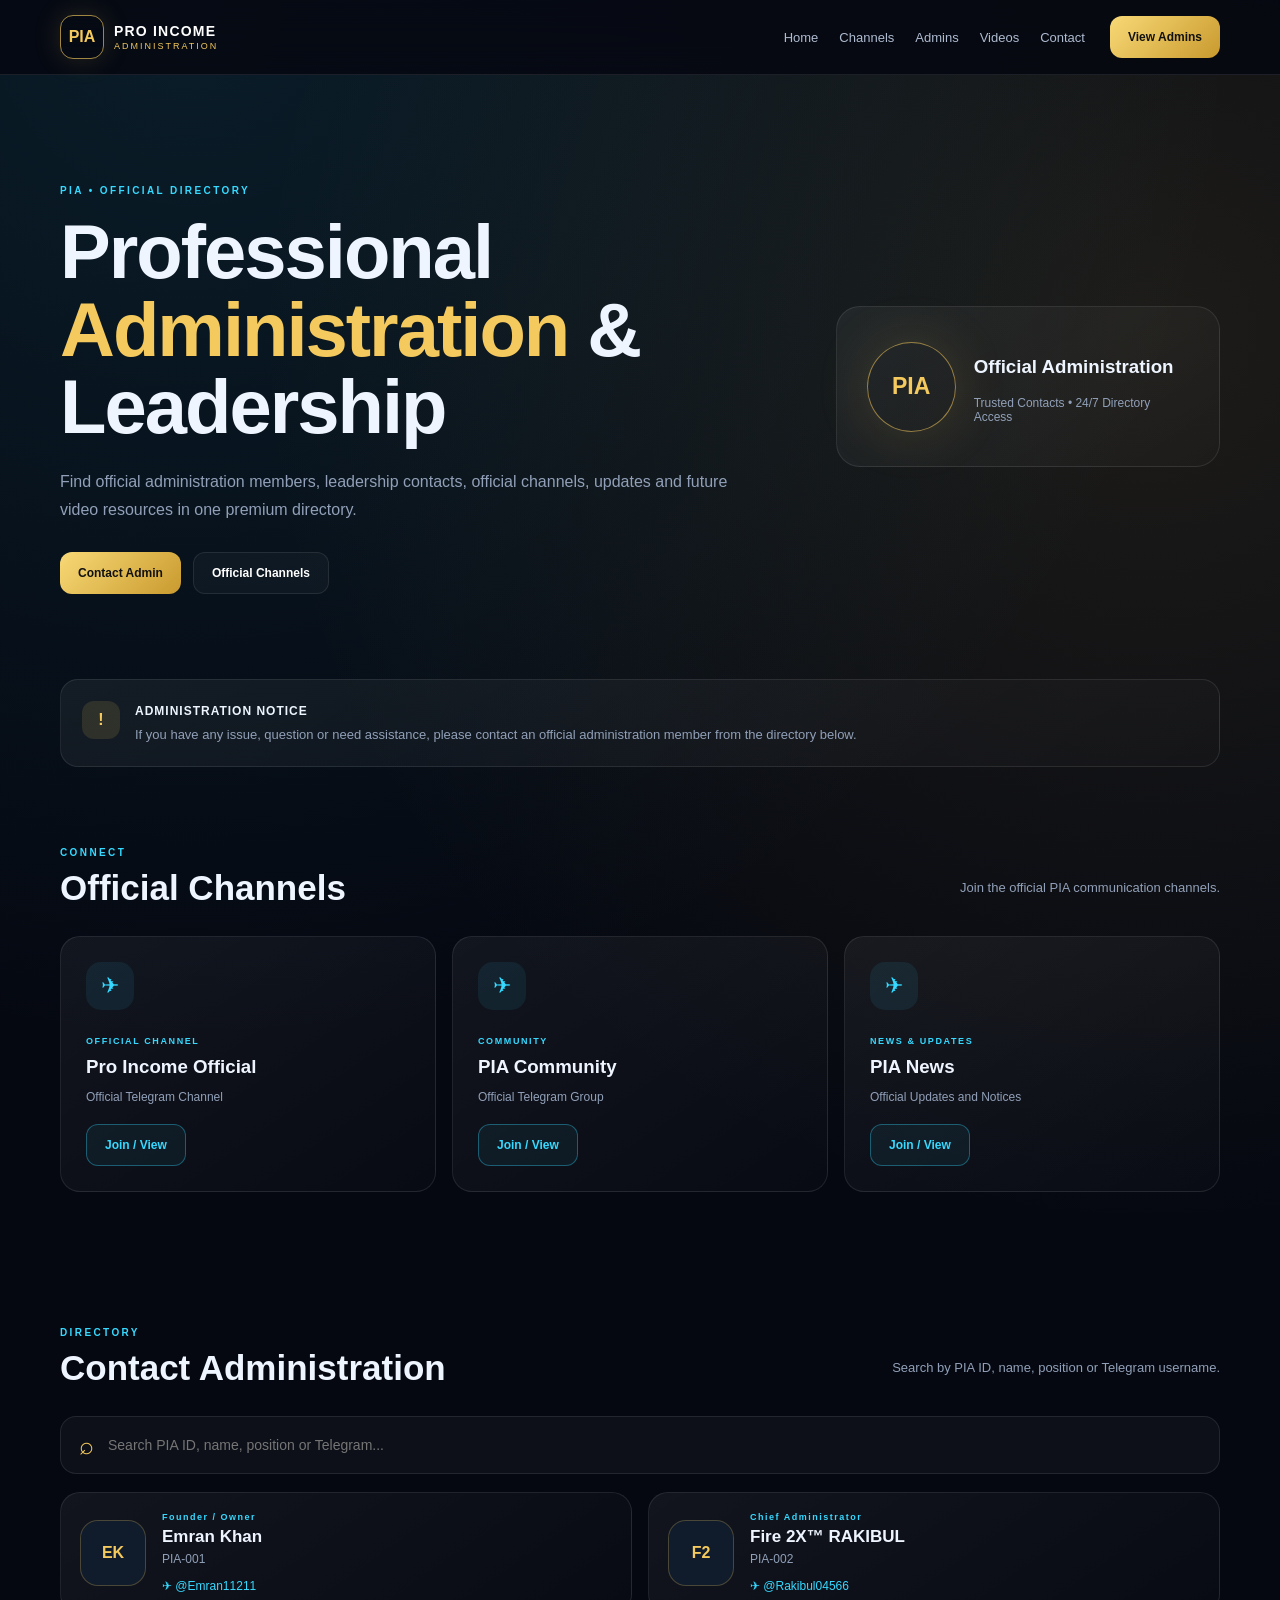
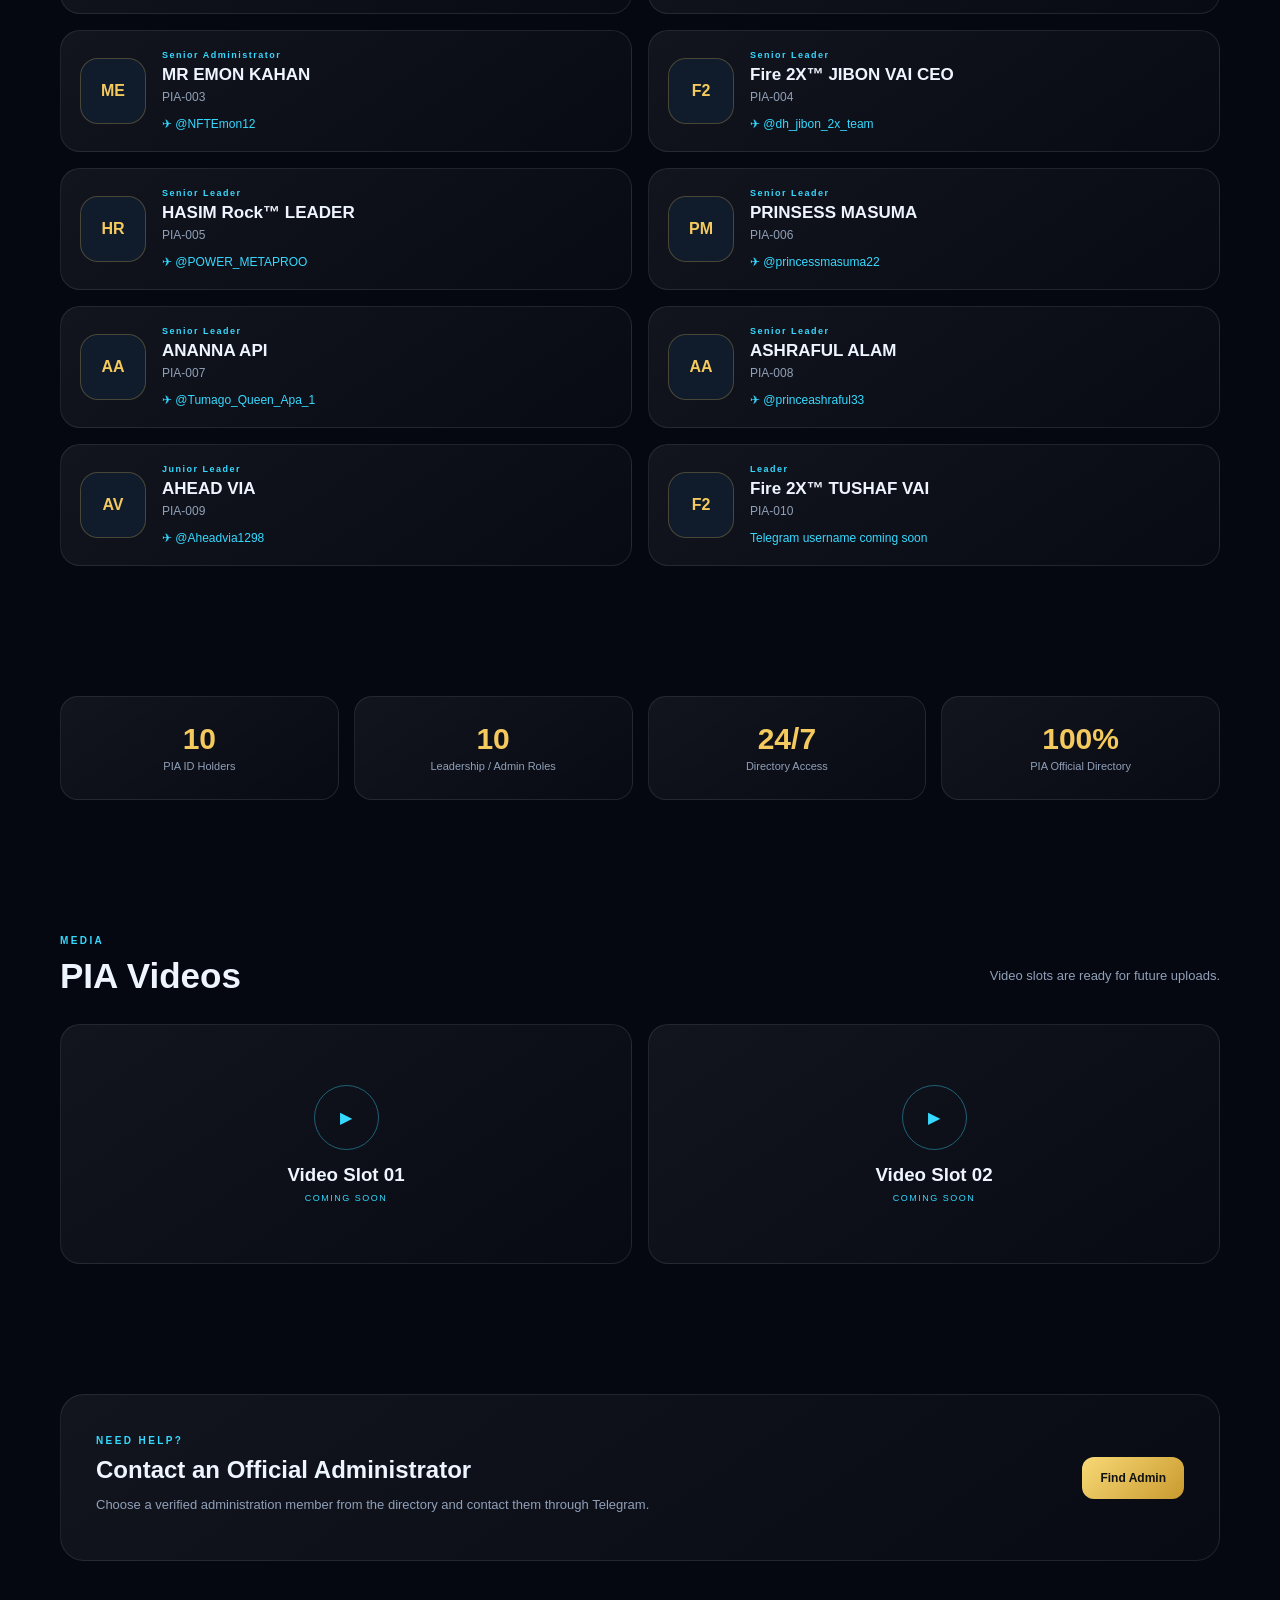
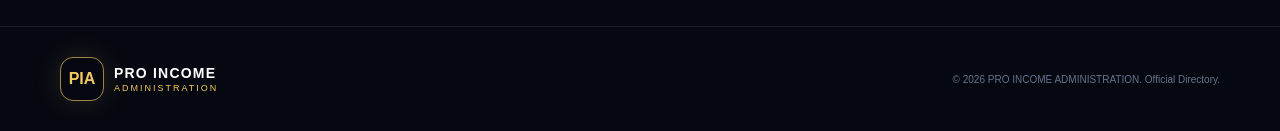
<file: index.html>
<!DOCTYPE html>
<html lang="en">
<head>
  <meta charset="UTF-8">
  <meta name="viewport" content="width=device-width, initial-scale=1.0">

  <title>PRO INCOME ADMINISTRATION | PIA</title>

  <meta name="description"
        content="PRO INCOME ADMINISTRATION — Official administration and leadership directory.">

  <link rel="stylesheet" href="style.css">
</head>

<body>

<!-- ================= HEADER ================= -->

<header class="header">

  <div class="nav container">

    <a href="#home" class="brand">

      <div class="logo">PIA</div>

      <div class="brand-text">
        <strong>PRO INCOME</strong>
        <small>ADMINISTRATION</small>
      </div>

    </a>

    <nav class="navigation">

      <a href="#home">Home</a>
      <a href="#channels">Channels</a>
      <a href="#admins">Admins</a>
      <a href="#videos">Videos</a>
      <a href="#contact">Contact</a>

    </nav>

    <a href="#admins" class="btn gold">
      View Admins
    </a>

  </div>

</header>


<!-- ================= HERO ================= -->

<section id="home" class="hero">

  <div class="container hero-grid">

    <div class="hero-content">

      <span class="eyebrow">
        PIA • OFFICIAL DIRECTORY
      </span>

      <h1>
        Professional
        <span>Administration</span>
        & Leadership
      </h1>

      <p>
        Find official administration members, leadership contacts,
        official channels, updates and future video resources
        in one premium directory.
      </p>

      <div class="hero-buttons">

        <a href="#admins" class="btn gold">
          Contact Admin
        </a>

        <a href="#channels" class="btn outline">
          Official Channels
        </a>

      </div>

    </div>


    <div class="hero-card">

      <div class="hero-logo">
        PIA
      </div>

      <div>

        <h3>Official Administration</h3>

        <p>
          Trusted Contacts • 24/7 Directory Access
        </p>

      </div>

    </div>

  </div>

</section>


<!-- ================= NOTICE ================= -->

<section class="notice-section">

  <div class="container">

    <div class="notice">

      <div class="notice-icon">
        !
      </div>

      <div>

        <strong>ADMINISTRATION NOTICE</strong>

        <p>
          If you have any issue, question or need assistance,
          please contact an official administration member
          from the directory below.
        </p>

      </div>

    </div>

  </div>

</section>


<!-- ================= CHANNELS ================= -->

<section id="channels" class="section">

  <div class="container">

    <div class="section-heading">

      <div>

        <span class="eyebrow">
          CONNECT
        </span>

        <h2>
          Official Channels
        </h2>

      </div>

      <p>
        Join the official PIA communication channels.
      </p>

    </div>


    <div class="channel-grid">


      <div class="channel-card">

        <div class="channel-icon">
          ✈
        </div>

        <span class="card-label">
          OFFICIAL CHANNEL
        </span>

        <h3>
          Pro Income Official
        </h3>

        <p>
          Official Telegram Channel
        </p>

        <a
          href="https://t.me/Proincome112131"
          target="_blank"
          class="btn cyan">

          Join / View

        </a>

      </div>


      <div class="channel-card">

        <div class="channel-icon">
          ✈
        </div>

        <span class="card-label">
          COMMUNITY
        </span>

        <h3>
          PIA Community
        </h3>

        <p>
          Official Telegram Group
        </p>

        <a
          href="https://t.me/Aheadvia1298gf"
          target="_blank"
          class="btn cyan">

          Join / View

        </a>

      </div>


      <div class="channel-card">

        <div class="channel-icon">
          ✈
        </div>

        <span class="card-label">
          NEWS & UPDATES
        </span>

        <h3>
          PIA News
        </h3>

        <p>
          Official Updates and Notices
        </p>

        <a
          href="https://t.me/Aheadviaiskill_hab"
          target="_blank"
          class="btn cyan">

          Join / View

        </a>

      </div>


    </div>

  </div>

</section>


<!-- ================= ADMINS ================= -->

<section id="admins" class="section admins-section">

  <div class="container">

    <div class="section-heading">

      <div>

        <span class="eyebrow">
          DIRECTORY
        </span>

        <h2>
          Contact Administration
        </h2>

      </div>

      <p>
        Search by PIA ID, name, position or Telegram username.
      </p>

    </div>


    <!-- SEARCH -->

    <div class="search-box">

      <span>⌕</span>

      <input
        type="text"
        id="adminSearch"
        placeholder="Search PIA ID, name, position or Telegram..."
      >

    </div>


    <!-- ADMIN CARDS -->

    <div id="adminGrid" class="admin-grid"></div>

  </div>

</section>


<!-- ================= STATISTICS ================= -->

<section class="section">

  <div class="container">

    <div class="stats-grid">

      <div class="stat-card">

        <strong>10</strong>

        <span>
          PIA ID Holders
        </span>

      </div>


      <div class="stat-card">

        <strong>10</strong>

        <span>
          Leadership / Admin Roles
        </span>

      </div>


      <div class="stat-card">

        <strong>24/7</strong>

        <span>
          Directory Access
        </span>

      </div>


      <div class="stat-card">

        <strong>100%</strong>

        <span>
          PIA Official Directory
        </span>

      </div>

    </div>

  </div>

</section>


<!-- ================= VIDEOS ================= -->

<section id="videos" class="section">

  <div class="container">

    <div class="section-heading">

      <div>

        <span class="eyebrow">
          MEDIA
        </span>

        <h2>
          PIA Videos
        </h2>

      </div>

      <p>
        Video slots are ready for future uploads.
      </p>

    </div>


    <div class="video-grid">


      <div class="video-card">

        <div class="play-button">
          ▶
        </div>

        <h3>
          Video Slot 01
        </h3>

        <span>
          COMING SOON
        </span>

      </div>


      <div class="video-card">

        <div class="play-button">
          ▶
        </div>

        <h3>
          Video Slot 02
        </h3>

        <span>
          COMING SOON
        </span>

      </div>


    </div>

  </div>

</section>


<!-- ================= CONTACT ================= -->

<section id="contact" class="section">

  <div class="container">

    <div class="contact-box">

      <div>

        <span class="eyebrow">
          NEED HELP?
        </span>

        <h2>
          Contact an Official Administrator
        </h2>

        <p>
          Choose a verified administration member
          from the directory and contact them through Telegram.
        </p>

      </div>

      <a href="#admins" class="btn gold">
        Find Admin
      </a>

    </div>

  </div>

</section>


<!-- ================= FOOTER ================= -->

<footer>

  <div class="container footer-content">

    <div class="brand">

      <div class="logo">
        PIA
      </div>

      <div class="brand-text">

        <strong>
          PRO INCOME
        </strong>

        <small>
          ADMINISTRATION
        </small>

      </div>

    </div>

    <p>
      © 2026 PRO INCOME ADMINISTRATION.
      Official Directory.
    </p>

  </div>

</footer>


<script src="script.js"></script>

</body>
</html>
</file>
<file: style.css>
:root{

  --background:#050811;

  --panel:#0b1220;

  --gold:#f4c95d;

  --gold2:#c99a2e;

  --cyan:#36d9ff;

  --text:#eef5ff;

  --muted:#91a0b8;

  --border:rgba(255,255,255,0.09);

}


*{
  box-sizing:border-box;
}


html{
  scroll-behavior:smooth;
}


body{

  margin:0;

  background:

  radial-gradient(
    circle at 15% 0%,
    rgba(54,217,255,.10),
    transparent 30%
  ),

  radial-gradient(
    circle at 90% 10%,
    rgba(244,201,93,.10),
    transparent 28%
  ),

  var(--background);

  color:var(--text);

  font-family:
  Inter,
  Arial,
  sans-serif;

}


.container{

  width:min(1160px,92%);

  margin:auto;

}


/* HEADER */

.header{

  position:sticky;

  top:0;

  z-index:100;

  background:
  rgba(5,8,17,.85);

  backdrop-filter:blur(16px);

  border-bottom:
  1px solid var(--border);

}


.nav{

  min-height:74px;

  display:flex;

  align-items:center;

  gap:25px;

}


.brand{

  display:flex;

  align-items:center;

  gap:10px;

  text-decoration:none;

  color:white;

  margin-right:auto;

}


.logo{

  width:44px;

  height:44px;

  display:grid;

  place-items:center;

  border-radius:13px;

  border:
  1px solid rgba(244,201,93,.65);

  color:var(--gold);

  font-weight:900;

  box-shadow:
  0 0 28px rgba(244,201,93,.15);

}


.brand-text strong{

  display:block;

  font-size:14px;

  letter-spacing:1.2px;

}


.brand-text small{

  display:block;

  color:var(--gold);

  font-size:9px;

  letter-spacing:2px;

  margin-top:2px;

}


.navigation{

  display:flex;

  gap:21px;

}


.navigation a{

  color:#aebbd0;

  text-decoration:none;

  font-size:13px;

}


.navigation a:hover{

  color:var(--gold);

}


/* BUTTON */

.btn{

  min-height:42px;

  padding:
  0 18px;

  display:inline-flex;

  align-items:center;

  justify-content:center;

  border-radius:12px;

  text-decoration:none;

  font-size:12px;

  font-weight:800;

  transition:.25s;

}


.btn:hover{

  transform:translateY(-2px);

}


.gold{

  background:
  linear-gradient(
    135deg,
    #f8d976,
    #c99a2e
  );

  color:#111;

}


.outline{

  color:white;

  border:
  1px solid var(--border);

  background:
  rgba(255,255,255,.03);

}


.cyan{

  color:var(--cyan);

  background:
  rgba(54,217,255,.06);

  border:
  1px solid rgba(54,217,255,.35);

}


/* HERO */

.hero{

  padding:
  105px 0 75px;

}


.hero-grid{

  display:grid;

  grid-template-columns:
  1.5fr .8fr;

  gap:55px;

  align-items:center;

}


.eyebrow{

  color:var(--cyan);

  font-size:10px;

  font-weight:900;

  letter-spacing:2.4px;

}


.hero h1{

  font-size:
  clamp(43px,6vw,76px);

  line-height:1.02;

  letter-spacing:-2px;

  margin:
  15px 0 22px;

}


.hero h1 span{

  color:var(--gold);

}


.hero-content>p{

  color:var(--muted);

  line-height:1.75;

  max-width:680px;

}


.hero-buttons{

  display:flex;

  gap:12px;

  margin-top:28px;

}


.hero-card{

  padding:30px;

  border-radius:24px;

  display:flex;

  align-items:center;

  gap:18px;

  background:
  linear-gradient(
    145deg,
    rgba(255,255,255,.055),
    rgba(255,255,255,.015)
  );

  border:
  1px solid var(--border);

}


.hero-logo{

  width:90px;

  height:90px;

  border-radius:50%;

  display:grid;

  place-items:center;

  color:var(--gold);

  font-size:23px;

  font-weight:900;

  border:
  1px solid rgba(244,201,93,.55);

  box-shadow:
  0 0 55px rgba(244,201,93,.15);

}


.hero-card p{

  color:var(--muted);

  font-size:12px;

}


/* NOTICE */

.notice-section{

  padding:10px 0;

}


.notice{

  padding:21px;

  border-radius:18px;

  display:flex;

  gap:15px;

  background:
  linear-gradient(
    145deg,
    rgba(255,255,255,.055),
    rgba(255,255,255,.015)
  );

  border:
  1px solid var(--border);

}


.notice-icon{

  width:38px;

  height:38px;

  border-radius:12px;

  display:grid;

  place-items:center;

  color:var(--gold);

  background:
  rgba(244,201,93,.12);

  font-weight:900;

}


.notice strong{

  font-size:12px;

  letter-spacing:1px;

}


.notice p{

  margin:6px 0 0;

  color:var(--muted);

  font-size:13px;

  line-height:1.6;

}


/* SECTION */

.section{

  padding:65px 0;

}


.section-heading{

  display:flex;

  justify-content:space-between;

  align-items:end;

  gap:25px;

  margin-bottom:28px;

}


.section-heading h2{

  font-size:35px;

  margin:8px 0 0;

}


.section-heading>p{

  color:var(--muted);

  text-align:right;

  font-size:13px;

}


/* CHANNELS */

.channel-grid{

  display:grid;

  grid-template-columns:
  repeat(3,1fr);

  gap:16px;

}


.channel-card{

  padding:25px;

  border-radius:20px;

  background:
  linear-gradient(
    145deg,
    rgba(255,255,255,.055),
    rgba(255,255,255,.015)
  );

  border:
  1px solid var(--border);

}


.channel-icon{

  width:48px;

  height:48px;

  display:grid;

  place-items:center;

  border-radius:15px;

  color:var(--cyan);

  background:
  rgba(54,217,255,.08);

  font-size:22px;

  margin-bottom:20px;

}


.card-label{

  color:var(--cyan);

  font-size:9px;

  font-weight:900;

  letter-spacing:1.6px;

}


.channel-card h3{

  margin:8px 0;

}


.channel-card p{

  color:var(--muted);

  font-size:12px;

  margin-bottom:20px;

}


/* SEARCH */

.search-box{

  height:58px;

  padding:0 18px;

  display:flex;

  align-items:center;

  border-radius:16px;

  background:
  rgba(255,255,255,.035);

  border:
  1px solid var(--border);

  margin-bottom:18px;

  color:var(--gold);

  font-size:25px;

}


.search-box input{

  width:100%;

  border:0;

  outline:0;

  background:none;

  color:white;

  font-size:14px;

  margin-left:12px;

}


/* ADMIN */

.admin-grid{

  display:grid;

  grid-template-columns:
  repeat(2,1fr);

  gap:16px;

}


.admin-card{

  padding:19px;

  display:flex;

  align-items:center;

  gap:16px;

  border-radius:20px;

  background:
  linear-gradient(
    145deg,
    rgba(255,255,255,.055),
    rgba(255,255,255,.015)
  );

  border:
  1px solid var(--border);

}


.avatar{

  width:66px;

  height:66px;

  flex:0 0 66px;

  display:grid;

  place-items:center;

  border-radius:18px;

  background:#101b2b;

  border:
  1px solid rgba(244,201,93,.25);

  color:var(--gold);

  font-weight:900;

}


.admin-position{

  color:var(--cyan);

  font-size:9px;

  font-weight:900;

  letter-spacing:1.5px;

}


.admin-card h3{

  margin:5px 0;

  font-size:17px;

}


.admin-card p{

  color:var(--muted);

  font-size:12px;

  margin:
  0 0 10px;

}


.telegram{

  color:var(--cyan);

  text-decoration:none;

  font-size:12px;

}


/* STATS */

.stats-grid{

  display:grid;

  grid-template-columns:
  repeat(4,1fr);

  gap:15px;

}


.stat-card{

  padding:25px;

  text-align:center;

  border-radius:18px;

  background:
  linear-gradient(
    145deg,
    rgba(255,255,255,.055),
    rgba(255,255,255,.015)
  );

  border:
  1px solid var(--border);

}


.stat-card strong{

  display:block;

  color:var(--gold);

  font-size:30px;

}


.stat-card span{

  color:var(--muted);

  font-size:11px;

}


/* VIDEOS */

.video-grid{

  display:grid;

  grid-template-columns:
  repeat(2,1fr);

  gap:16px;

}


.video-card{

  min-height:240px;

  display:flex;

  flex-direction:column;

  align-items:center;

  justify-content:center;

  border-radius:20px;

  background:
  linear-gradient(
    145deg,
    rgba(255,255,255,.055),
    rgba(255,255,255,.015)
  );

  border:
  1px solid var(--border);

}


.play-button{

  width:65px;

  height:65px;

  display:grid;

  place-items:center;

  border-radius:50%;

  border:
  1px solid rgba(54,217,255,.4);

  color:var(--cyan);

}


.video-card h3{

  margin:
  14px 0 7px;

}


.video-card>span{

  color:var(--cyan);

  font-size:9px;

  letter-spacing:1.5px;

}


/* CONTACT */

.contact-box{

  padding:35px;

  display:flex;

  align-items:center;

  justify-content:space-between;

  border-radius:24px;

  background:
  linear-gradient(
    145deg,
    rgba(255,255,255,.055),
    rgba(255,255,255,.015)
  );

  border:
  1px solid var(--border);

}


.contact-box h2{

  margin:8px 0;

}


.contact-box p{

  color:var(--muted);

  font-size:13px;

}


/* FOOTER */

footer{

  padding:30px 0;

  border-top:
  1px solid var(--border);

}


.footer-content{

  display:flex;

  justify-content:space-between;

  align-items:center;

}


.footer-content p{

  color:#66748a;

  font-size:10px;

}


/* MOBILE */

@media(max-width:850px){

  .navigation{
    display:none;
  }

  .hero-grid{
    grid-template-columns:1fr;
  }

  .channel-grid,
  .admin-grid,
  .stats-grid,
  .video-grid{
    grid-template-columns:1fr;
  }

  .section-heading{
    display:block;
  }

  .section-heading>p{
    text-align:left;
  }

  .contact-box{
    display:block;
  }

  .contact-box .btn{
    margin-top:15px;
  }

  .footer-content{
    display:block;
  }

  .footer-content p{
    margin-top:17px;
  }

}


@media(max-width:500px){

  .hero{
    padding-top:65px;
  }

  .hero h1{
    font-size:43px;
  }

  .hero-buttons{
    flex-direction:column;
  }

  .hero-buttons .btn{
    width:100%;
  }

  .nav>.btn{
    display:none;
  }

       }
</file>
